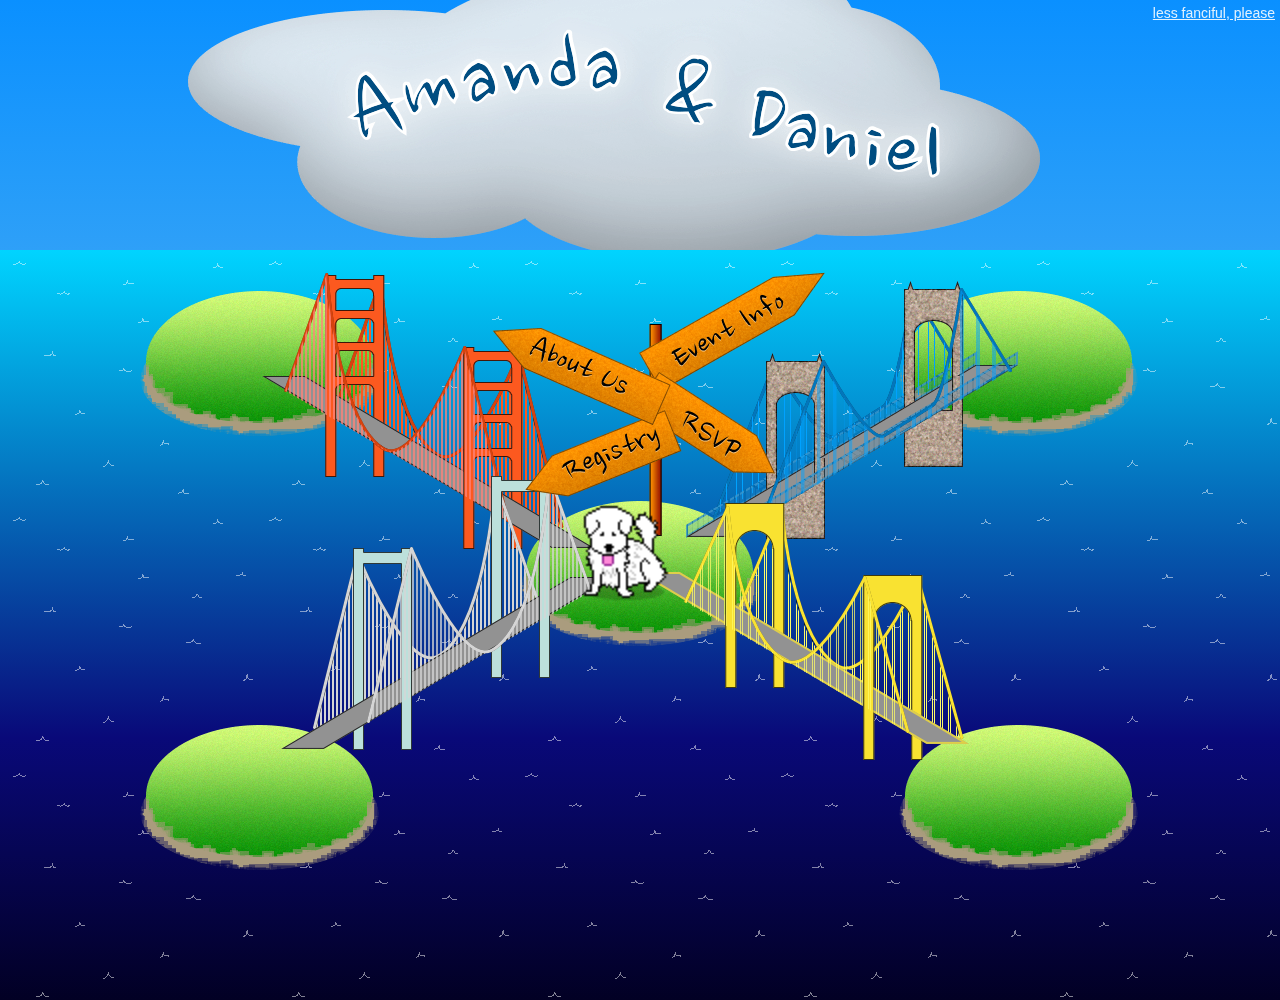
<file: index.html>
<!DOCTYPE html>
<html>
<head>
    <title>Amanda &amp; Daniel</title>
    <meta charset="utf-8">
    <meta name="description" content="Wedding information for Amanda Downey and Daniel Dickison, August 12, 2022.">
    <meta name="viewport" content="width=device-width">

    <link rel="icon" href="/img/forest-favicon.png">

    <link rel="preload" as="image" href="/img/forest-sit-1.png">
    <link rel="preload" as="image" href="/img/forest-sit-2.png">
    <link rel="preload" as="image" href="/img/forest-sit-3.png">
    <link rel="preload" as="image" href="/img/forest-sit-4.png">
    <link rel="preload" as="image" href="/img/forest-walk-1.png">
    <link rel="preload" as="image" href="/img/forest-walk-2.png">
    <link rel="preload" as="image" href="/img/forest-pee-1.png">

    <script async defer data-domain="ablondandabun.com" src="https://plausible.io/js/plausible.js"></script>

    <style type="text/css">
        body {
            min-height: 1000px;
            margin: 0;
            padding: 0;
        }

        #less-fanciful {
            position: fixed;
            top: 5px;
            right: 5px;
            z-index: 9;
            font: 14px sans-serif;
            color: white;
            opacity: 0.875;
        }

        #fancy {
            position: absolute;
            top: 0;
            left: 0;
            width: 100vw;
            height: max(100vh, 1000px);
            display: flex;
            flex-flow: column nowrap;
            align-items: center;
            justify-content: flex-start;
            background: linear-gradient(0deg, rgba(154,208,226,1) 0%, rgba(10,144,255,1) 100%);
        }

        #cloud-title {
            position: absolute;
            top: -100px;
            left: calc(50% - 500px);
            z-index: 1;
            animation-duration: 3s;
            animation-name: cloud-float-y;
            animation-iteration-count: infinite;
            animation-direction: alternate;
        }
        #cloud-title > img {
            animation-duration: 5s;
            animation-name: cloud-float-x;
            animation-iteration-count: infinite;
            animation-direction: alternate;
        }
        @keyframes cloud-float-y {
            from {
                transform: translateY(-10px);
            }
            to {
                transform: translateY(10px);
            }
        }
        @keyframes cloud-float-x {
            from {
                transform: translateX(-7px);
            }
            to {
                transform: translateX(5px);
            }
        }

        #sea {
            position: absolute;
            overflow: hidden;
            top: max(25%, 200px);
            bottom: 0;
            left: 0;
            right: 0;
            background: linear-gradient(0deg, rgba(2,0,36,1) 0%, rgba(9,9,121,1) 35%, rgba(0,212,255,1) 100%);
            z-index: 2;
        }
        #sea .waves1 {
            position: absolute;
            top: -20px;
            left: -20px;
            bottom: -20px;
            right: -20px;
            animation: 3.4s infinite alternate ease-in-out waves-x;
        }
        #sea .waves2 {
            background: repeat url(/img/waves.png);
            position: absolute;
            top: 0;
            left: 0;
            bottom: 0;
            right: 0;
            animation: 5s infinite alternate ease-in-out waves-y;
        }
        @keyframes waves-y {
            from {
                transform: none;
                animation-timing-function: ease-in-out;
            }
            to {
                transform: translateY(20px);
                animation-timing-function: ease-in-out;
            }
        }
        @keyframes waves-x {
            from {
                transform: none;
            }
            to {
                transform: translateX(50px);
            }
        }
        #scene {
            top: calc(25% + 20px);
            width: 1000px;
            height: 600px;
            /*outline: 3px dashed red;*/
            position: relative;
            flex-shrink: 0;
            z-index: 3;
        }
        #scene > * {
            position: absolute;
        }
        #scene .character {
            z-index: 4;
            background-size: cover;
            width: 128px;
            height: 128px;
            transition:
                top 300ms linear,
                left 300ms linear,
                transform 200ms ease-in-out,
                background-image 100ms;
        }
        #scene .character.teleporting {
            transition:
                top 700ms ease-out,
                left 700ms ease-out,
                transform 700ms ease-out,
                background-image 700ms ease-out;
            animation: 700ms spin ease-out;
        }
        @keyframes spin {
            from { transform: rotate(259deg); }
            to { transform: none; }
        }
        #island {
            left: calc(50% - 120px);
            top: 230px;
        }
        #island-sf {
            left: 0;
            top: 20px;
        }
        #island-cinci {
            right: 0;
            top: 20px;
        }
        #island-pgh {
            right: 0;
            bottom: 0;
        }
        #island-tokyo {
            left: 0;
            bottom: 0;
        }
        #signpost {
            left: calc(50% - 150px);
            top: 0;
        }
        #bridge-sf {
            top: 0;
            left: 120px;
        }
        #bridge-cinci {
            top: 10px;
            right: 120px;
        }
        #bridge-tokyo {
            bottom: 120px;
            left: 140px;
        }
        #bridge-pgh {
            bottom: 110px;
            right: 170px;
        }

        .popup {
            position: fixed;
            z-index: 10;
            top: 0;
            left: 0;
            bottom: 0;
            right: 0;
            background: rgba(255, 255, 255, 0.5);
            backdrop-filter: sepia(50%) blur(5px);
            -webkit-backdrop-filter: sepia(50%) blur(5px);
            transition: 500ms;
        }
        .popup.animate-in,
        .popup.animate-out {
            opacity: 0;
        }
        .popup > .container {
            position: absolute;
            width: 90%;
            height: 95%;
            top: 2.5%;
            left: 5%;
            border: solid 31x rgba(0, 0, 0, 0.5);
            /*border-radius: 10px;*/
            box-shadow: rgba(0,0,0,0.5) 0 10px 30px;

            transition: 500ms ease-out;
        }
        .popup.animate-in > .container {
            transform: scale(0.25);
        }
        .popup.animate-out > .container {
            transform: scale(0.25);
            transition-timing-function: ease-in;
        }
        .popup iframe {
            position: absolute;
            width: 100%;
            height: 100%;
            border: 0;
        }
        .popup .close {
            position: absolute;
            top: -10px;
            right: -10px;
            height: 20px;
            padding: 0 5px;
            margin: 0;
            border: solid 2px #103060;
            border-radius: 10px;
            background: white;
            color: #103060;
            box-shadow: rgba(0,0,0,0.5) 0 2px 5px;
            cursor: pointer;
            font-family: sans-serif;
            font-weight: bold;
            vertical-align: middle;
            text-align: center;
        }
        .popup .close::before {
            content: 'close';
        }


        @media screen and (max-width: 600px) {
            #cloud-title {
                top:  -10px;
                left: calc(50% - 250px);
            }
            #cloud-title > img {
                width:  500px;
            }
            #fancy {
                overflow: hidden;
            }
            #scene {
                overflow: hidden;
                transition: transform 3s;
            }
            #scene.zoom-out {
                transform: scale(0.4) translateY(-200px);
            }
            .popup > .container {
                width: 95%;
                left: 2.5%;
            }
        }
    </style>
</head>
<body>

    <div id="fancy">
        <a id="less-fanciful" href="/simple.html">
            less fanciful, please
        </a>
        <div id="cloud-title"><img src="/img/cloud-title.png" alt="Amanda and Daniel"></div>
        <div id="sea">
            <div class="waves1"><div class="waves2"></div></div>
        </div>
        <div id="scene">
            <img id="island"        src="/img/island.png">
            <img id="island-sf"     class="js-go-to-about" src="/img/island.png">
            <img id="island-cinci"  class="js-go-to-info" src="/img/island.png">
            <img id="island-pgh"    class="js-go-to-rsvp" src="/img/island.png">
            <img id="island-tokyo"  class="js-go-to-registry" src="/img/island.png">
            <img id="bridge-sf"     class="js-go-to-about" src="/img/bridge-sf.png">
            <img id="bridge-cinci"  class="js-go-to-info" src="/img/bridge-cinci.png">
            <img id="bridge-pgh"    class="js-go-to-rsvp" src="/img/bridge-pgh.png">
            <img id="bridge-tokyo"  class="js-go-to-registry" src="/img/bridge-tokyo.png">
            <img id="signpost"      src="/img/signpost.png" usemap="#signpost-map">

            <map name="signpost-map">
                <area class="js-go-to-info" alt="Event Info" title="Event Info" href="/info.html" coords="144,78 283,3 336,3 311,52 174,129 174,129 " shape="polygon">
                <area class="js-go-to-about" alt="About Us" title="About Us" href="/about.html" coords="3,60 55,53 187,113 164,160 28,104 " shape="polygon">
                <area class="js-go-to-rsvp" alt="RSVP" title="RSVP" href="/rsvp.html" coords="285,203 274,159 168,98 141,148 243,209 " shape="polygon">
                <area class="js-go-to-registry" alt="Registry" title="Registry" href="/registry.html" coords="35,220 60,177 176,136 195,186 79,237 " shape="polygon">
            </map>
        </div>
    </div>

    <script>
        const id = (id) => document.getElementById(id);
        const cl = (cl) => document.body.querySelectorAll(cl);

        const scene = id('scene');
        const sea = id('sea');

        const randomizeWaves = () => {
            let x = parseInt(sea.style.backgroundPositionX) || 0;
            let y = parseInt(sea.style.backgroundPositionY) || 0;
            x = (x + randomInt(50, 200)) % 256;
            y = (y + randomInt(50, 200)) % 256;
            sea.style.backgroundPositionX = `${x}px, 0`;
            sea.style.backgroundPositionY = `${y}px, 0`;
        };
        //setInterval(randomizeWaves, 2000);

        class Character {
            constructor(imgBase, homeX, homeY) {
                this.imgBase = imgBase;
                this.homeX = homeX;
                this.homeY = homeY;

                this.node = document.createElement('div');
                this.node.classList.add('character');
                this.moveTo(homeX, homeY);
                scene.appendChild(this.node);
                this.sit();
            }

            get x() {
                return parseInt(this.node.style.left) + 32;
            }
            get y() {
                return parseInt(this.node.style.top) + 32;
            }
            get sitting() {
                return this.state === 'sitting';
            }
            get walking() {
                return this.state === 'walking';
            }
            get teleporting() {
                return this.state === 'teleporting';
            }

            moveTo(x, y) {
                this.node.style.left = (x - 32) + 'px';
                this.node.style.top = (y - 32) + 'px';
            }

            moveBy(dx, dy) {
                this.moveTo(this.x + dx, this.y + dy);
            }

            setImg(pose, variant) {
                this.node.style.backgroundImage = `url(/img/${this.imgBase}-${pose}-${variant}.png)`;
            }

            stopAnimations() {
                if (this.sitRandomizeTimeout) {
                    clearTimeout(this.sitRandomizeTimeout);
                }
                if (this.walkInterval) {
                    clearInterval(this.walkInterval);
                }
            }

            sit() {
                this.stopAnimations();
                this.node.style.transform = 'none';
                this.state = 'sitting';
                const tick = () => {
                    this.setImg('sit', randomInt(1, 5));
                    this.sitRandomizeTimeout = setTimeout(tick, randomInt(500, 1500));
                };
                tick();
            }

            walkTo(x, y) {
                this.stopAnimations();
                this.state = 'walking';

                let dir;
                if (x < this.x) {
                    this.node.style.transform = 'scale(0.5)';
                    dir = 'left';
                } else {
                    this.node.style.transform = 'scale(-0.5, 0.5)';
                    dir = 'right';
                }
                const xStep = dir === 'left' ? -30 : 30;
                const steps = Math.floor(Math.abs((x - this.x) / xStep));
                const yStep = (y - this.y) / steps;
                let step = 0;
                return new Promise(resolve => {
                    const tick = () => {
                        if (dir === 'left' && this.x <= x ||
                            dir === 'right' && this.x >= x) {
                            this.sit();
                            resolve();
                        } else if (Math.random() < 0.05) {
                            this.setImg('pee', 1);
                            clearInterval(this.walkInterval);
                            setTimeout(() => {
                                this.walkInterval = setInterval(tick, 300);
                            }, randomInt(500, 1000));
                        } else {
                            this.setImg('walk', step % 2 + 1);
                            this.moveBy(xStep, yStep);
                        }
                        step++;
                    };
                    this.walkInterval = setInterval(tick, 300);
                });
            }

            teleportTo(x, y) {
                this.state = 'teleporting';
                this.stopAnimations();
                this.node.classList.add('teleporting');
                if (x === undefined) this.moveTo(this.homeX, this.homeY);
                else this.moveTo(x, y);
                return new Promise(resolve => {
                    const onEnd = () => {
                        this.node.classList.remove('teleporting');
                        this.node.removeEventListener('animationend', onEnd);
                        this.sit();
                        resolve();
                    };
                    this.node.addEventListener('animationend', onEnd);
                });
            }
        }

        class Popup {
            constructor(page, onClose) {
                this.onClose = onClose;
                const closeHandler = this.close.bind(this);

                this.node = document.createElement('div');
                this.node.classList.add('popup');
                this.node.classList.add('animate-in');
                requestAnimationFrame(() => this.node.classList.remove('animate-in'));
                this.node.addEventListener('click', closeHandler, {once: true});
                document.body.appendChild(this.node);

                const container = document.createElement('div');
                container.classList.add('container');
                this.node.appendChild(container);

                const iframe = document.createElement('iframe');
                iframe.src = `/${page}.html`;
                container.appendChild(iframe);

                const closeButton = document.createElement('button');
                closeButton.classList.add('close');
                closeButton.addEventListener('click', closeHandler, {once: true});
                container.appendChild(closeButton);

                this.escapeHandler = event => {
                    if (event.key === 'Escape') {
                        this.close(event);
                    }
                };
                window.addEventListener('keypress', this.escapeHandler);

                window.addEventListener('popstate', closeHandler, {once: true});

                history.pushState(page, page, `#${page}`);
            }

            close(event) {
                event.preventDefault();
                event.stopPropagation();

                if (event.type !== 'popstate') {
                    history.back();
                }

                window.removeEventListener('keypress', this.escapeHandler);

                if (this.node.parentNode && !this.node.classList.contains('animate-out')) {
                    this.node.classList.add('animate-out');
                    this.node.addEventListener('transitionend', () => {
                        if (this.node.parentNode) {
                            document.body.removeChild(this.node)
                            this.onClose();
                        }
                    });
                }
            }
        }

        function randomInt(min, max) {
            min = Math.ceil(min);
            max = Math.floor(max);
            return Math.floor(Math.random() * (max - min)) + min; //The maximum is exclusive and the minimum is inclusive
        }

        // Characters
        const forest = new Character('forest', 460, 250);

        const AREAS = {
            info: {x: 880, y: 20},
            rsvp: {x: 832, y: 452},
            about: {x: 40, y: 20},
            registry: {x: 60, y: 470},
        };
        Object.keys(AREAS).forEach(area => {
            cl(`.js-go-to-${area}`).forEach(el => {
                el.addEventListener('click', makeGoTo(area));
            });
        });

        function makeGoTo(area) {
            return async event => {
                event.preventDefault();
                await goTo(area);
            }
        }

        async function goTo(area, forceTeleport) {
            scene.classList.add('zoom-out');
            const endXY = AREAS[area];
            if (forest.walking || forceTeleport) {
                await forest.teleportTo(endXY.x, endXY.y);
            } else if (forest.sitting) {
                await forest.walkTo(endXY.x, endXY.y);
            } else {
                return;
            }
            new Popup(area, () => {
                scene.classList.remove('zoom-out');
                forest.teleportTo()
            });
        }

        window.addEventListener('DOMContentLoaded', event => {
            const goToHash = hash => {
                const area = hash.substr(1);
                if (AREAS[area]) {
                    // Drop the hash so subsequent back button goes back to plain index.
                    history.replaceState(null, '', location.pathname);
                    setTimeout(() => goTo(area, true), 1);
                } else {
                    forest.teleportTo();
                }
            };
            window.addEventListener('hashchange', event => {
                event.preventDefault();
                goToHash(location.hash);
            });
            if (location.hash) {
                goToHash(location.hash);
            }
        });

    </script>
</body>
</html>
</file>
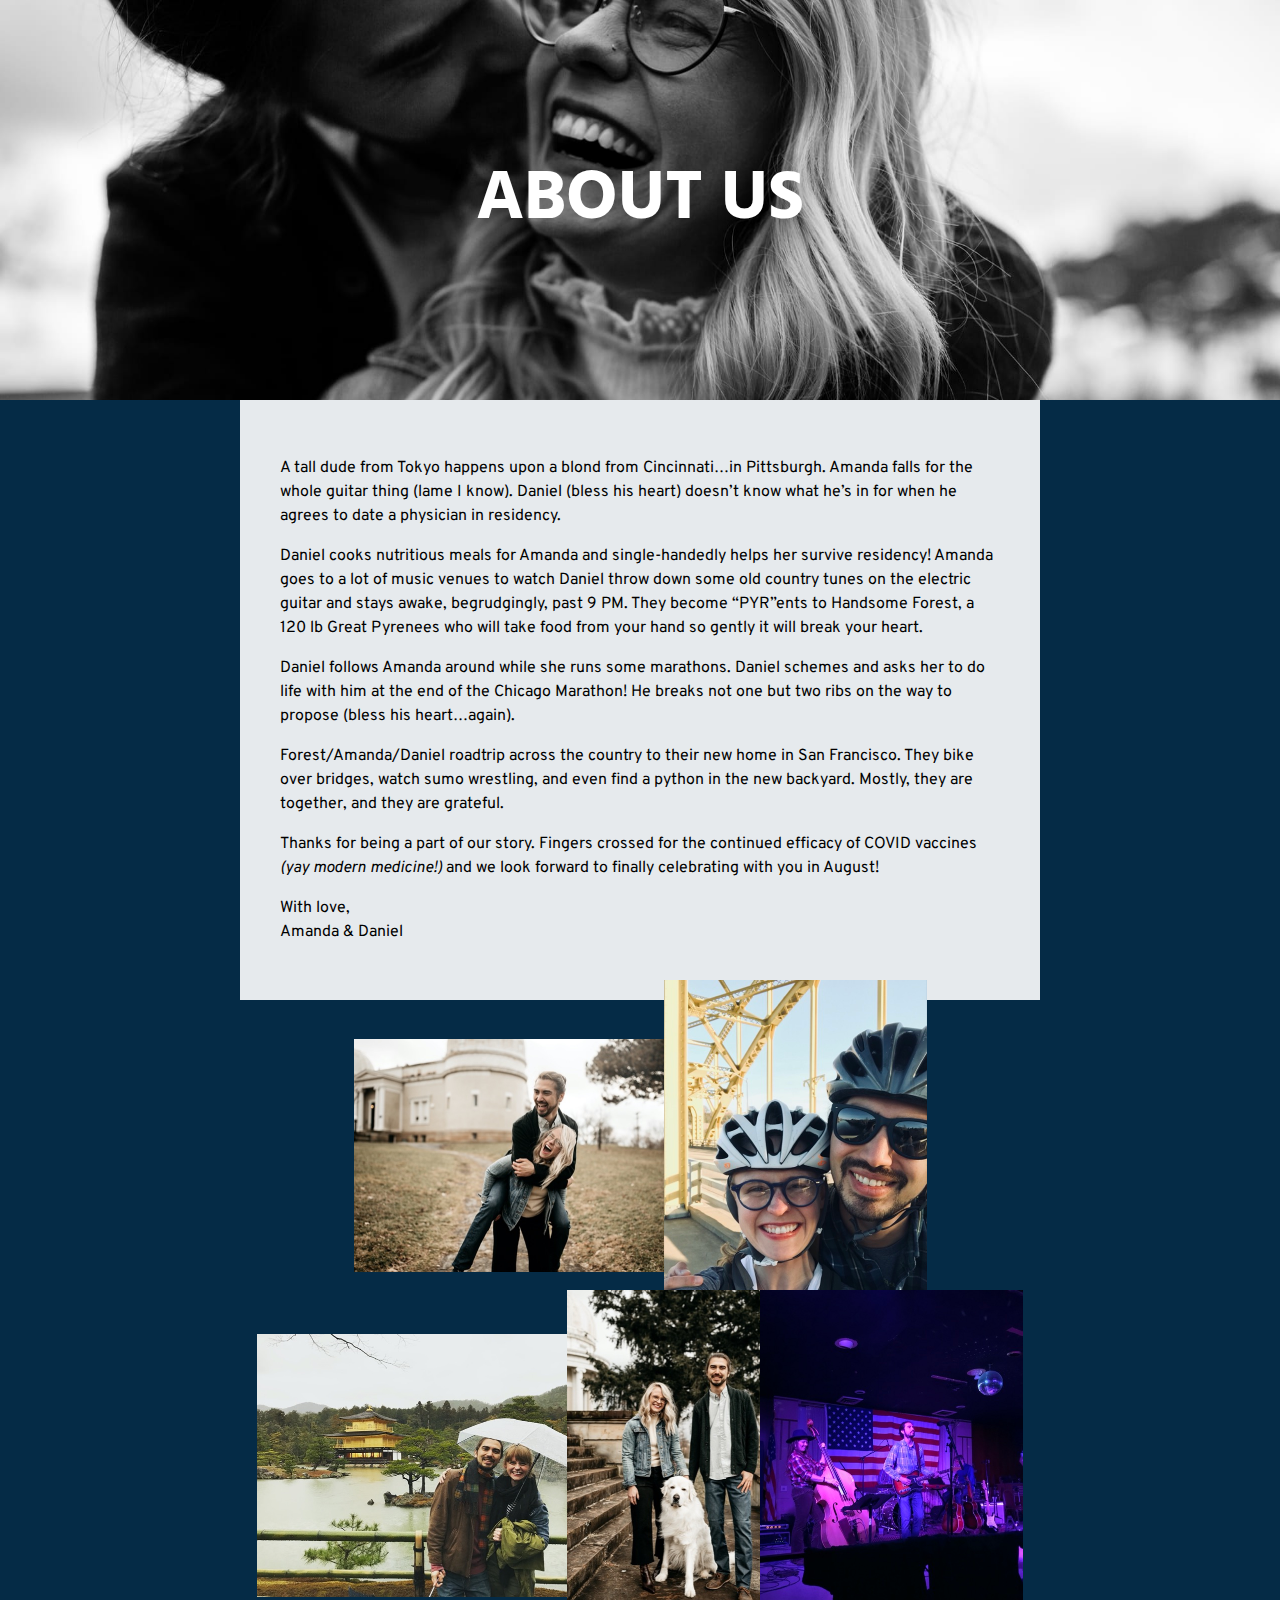
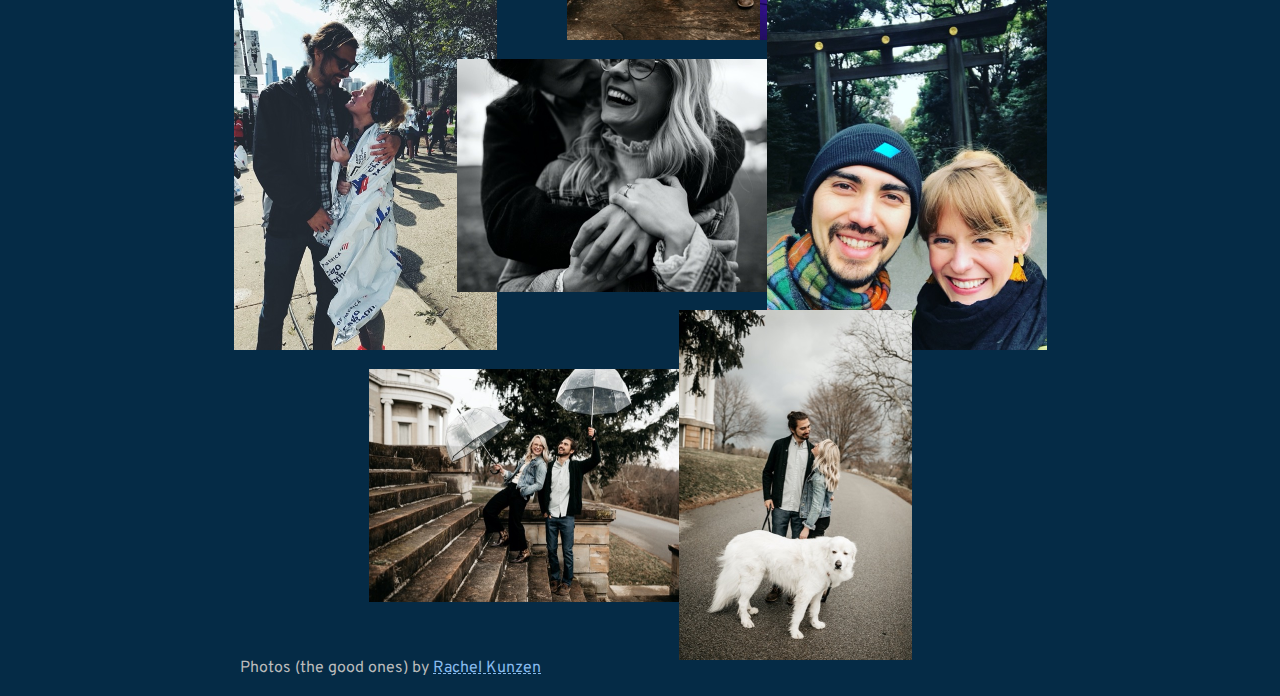
<file: about.html>
<!DOCTYPE html>
<html>
<head>
    <meta charset="utf-8">
    <meta name="viewport" content="width=device-width">
    <title>Amanda &amp; Daniel — About Us</title>
    <link rel="stylesheet" type="text/css" href="style.css">
    <script async defer data-domain="ablondandabun.com" src="https://plausible.io/js/plausible.js"></script>
</head>
<body>
    <h1>About Us</h1>
    <main>
        <section>
            <p>
            A tall dude from Tokyo happens upon a blond from Cincinnati…in Pittsburgh. Amanda falls for the whole guitar thing (lame I know). Daniel (bless his heart) doesn’t know what he’s in for when he agrees to date a physician in residency.
            <p>
            Daniel cooks nutritious meals for Amanda and single-handedly helps her survive residency! Amanda goes to a lot of music venues to watch Daniel throw down some old country tunes on the electric guitar and stays awake, begrudgingly, past 9 PM. They become “PYR”ents to Handsome Forest, a 120 lb Great Pyrenees who will take food from your hand so gently it will break your heart.
            <p>
            Daniel follows Amanda around while she runs some marathons. Daniel schemes and asks her to do life with him at the end of the Chicago Marathon! He breaks not one but two ribs on the way to propose (bless his heart…again).
            <p>
            Forest/Amanda/Daniel roadtrip across the country to their new home in San Francisco. They bike over bridges, watch sumo wrestling, and even find a python in the new backyard. Mostly, they are together, and they are grateful.
            <p>
            Thanks for being a part of our story. Fingers crossed for the continued efficacy of COVID vaccines <em>(yay modern medicine!)</em> and we look forward to finally celebrating with you in August!
            <p>
            With love,
            <br>
            Amanda & Daniel
        </section>

        <section class="gallery">
            <div class="gallery">
                <a href="/photos/photo-01.jpg" target="photo"><img src="/photos/thumb-01.jpg"></a>
                <a href="/photos/photo-02.jpg" target="photo"><img src="/photos/thumb-02.jpg"></a>
                <a href="/photos/photo-04.jpg" target="photo"><img src="/photos/thumb-04.jpg"></a>
                <a href="/photos/photo-03.jpg" target="photo"><img src="/photos/thumb-03.jpg"></a>
                <a href="/photos/photo-05.jpg" target="photo"><img src="/photos/thumb-05.jpg"></a>
                <a href="/photos/photo-06.jpg" target="photo"><img src="/photos/thumb-06.jpg"></a>
                <a href="/photos/photo-07.jpg" target="photo"><img src="/photos/thumb-07.jpg"></a>
                <a href="/photos/photo-08.jpg" target="photo"><img src="/photos/thumb-08.jpg"></a>
                <a href="/photos/photo-09.jpg" target="photo"><img src="/photos/thumb-09.jpg"></a>
                <a href="/photos/photo-10.jpg" target="photo"><img src="/photos/thumb-10.jpg"></a>
            </div>
            <p>Photos (the good ones) by <a href="https://www.rachelkunzenphotography.com/blog/2020/3/19/daniel-amanda-allegheny-observatory-in-riverview-park-engagement-photos" target="_blank">Rachel Kunzen</a></p>
        </section>

        <script>
            // Resize thumbs to 50% of natural size for retina display.
            const resizeThumb = img => {
                img.width = Math.round(img.naturalWidth / 2);
                img.height = Math.round(img.naturalHeight / 2);
            };
            document.querySelectorAll('.gallery img').forEach(img => {
                if (img.naturalWidth > 0) resizeThumb(img);
                else img.addEventListener('load', () => resizeThumb(img));
            })
        </script>
    </main>
</body>
</html>
</file>
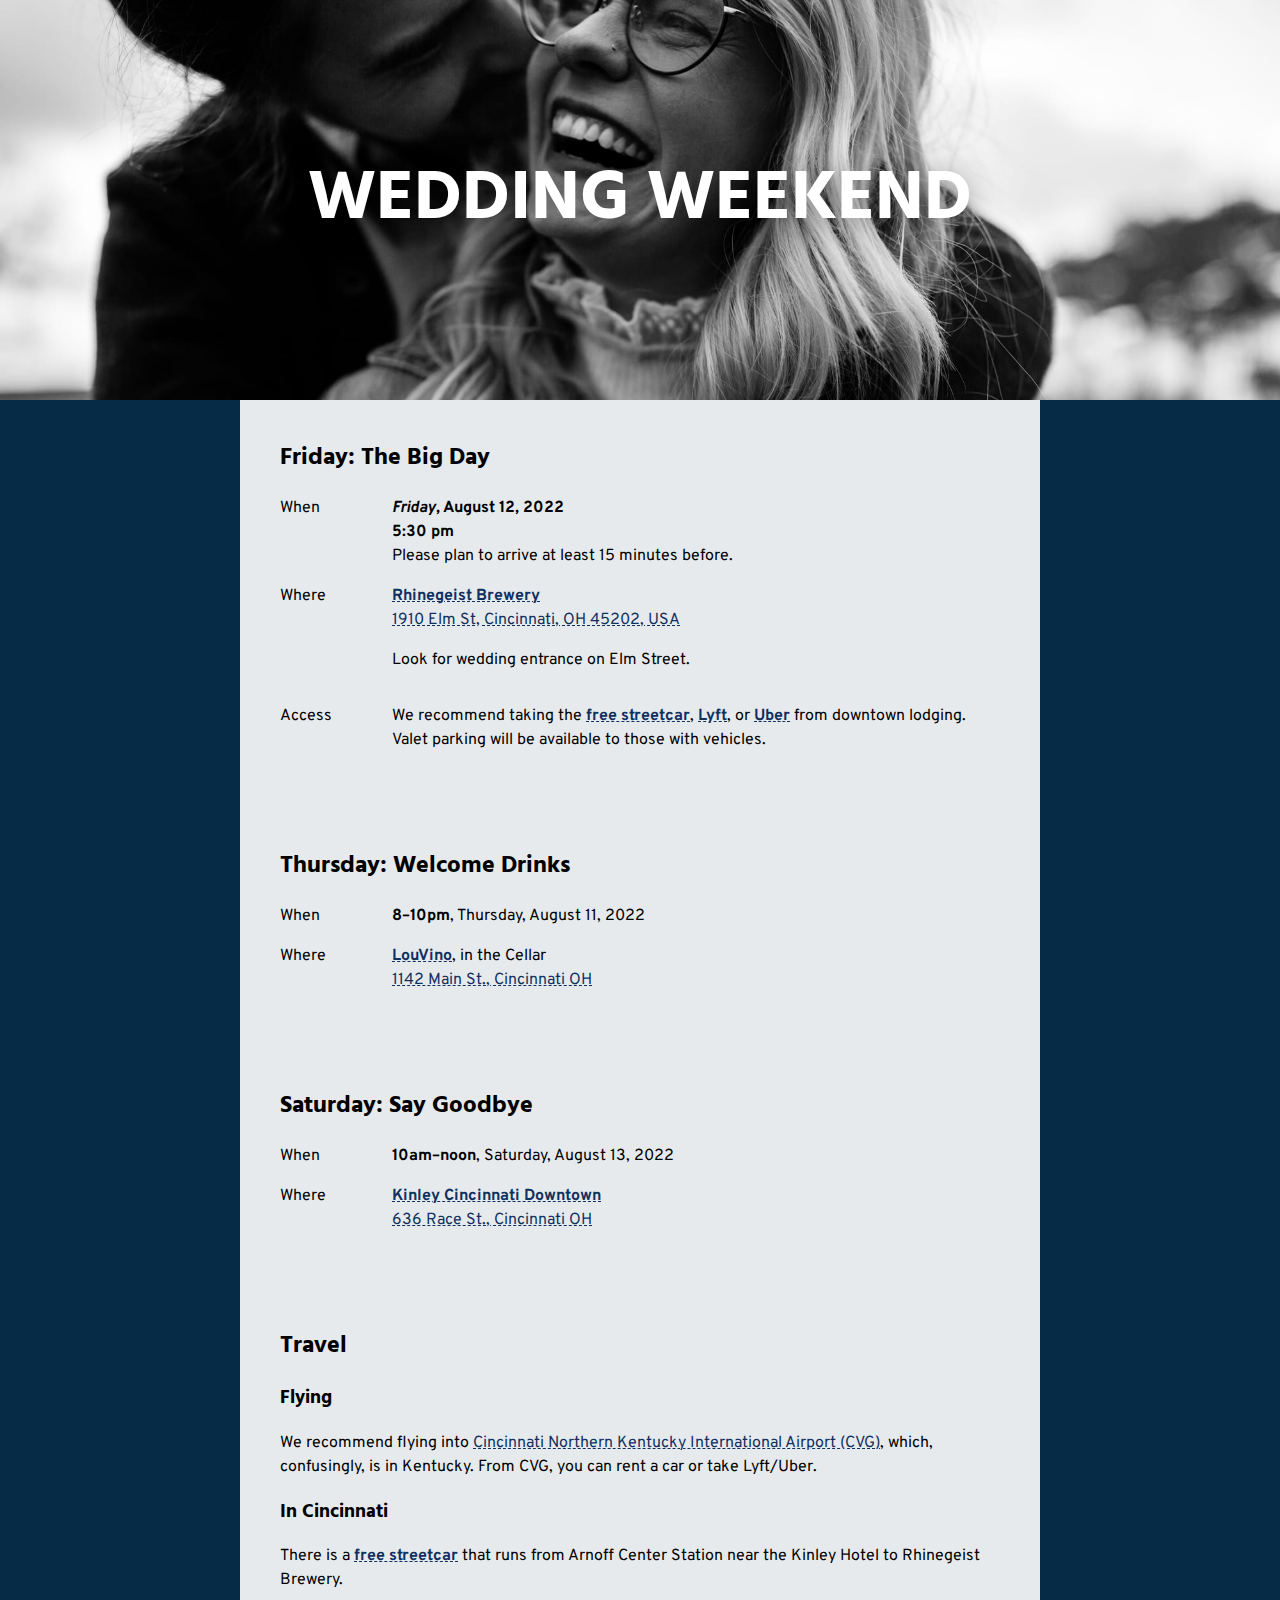
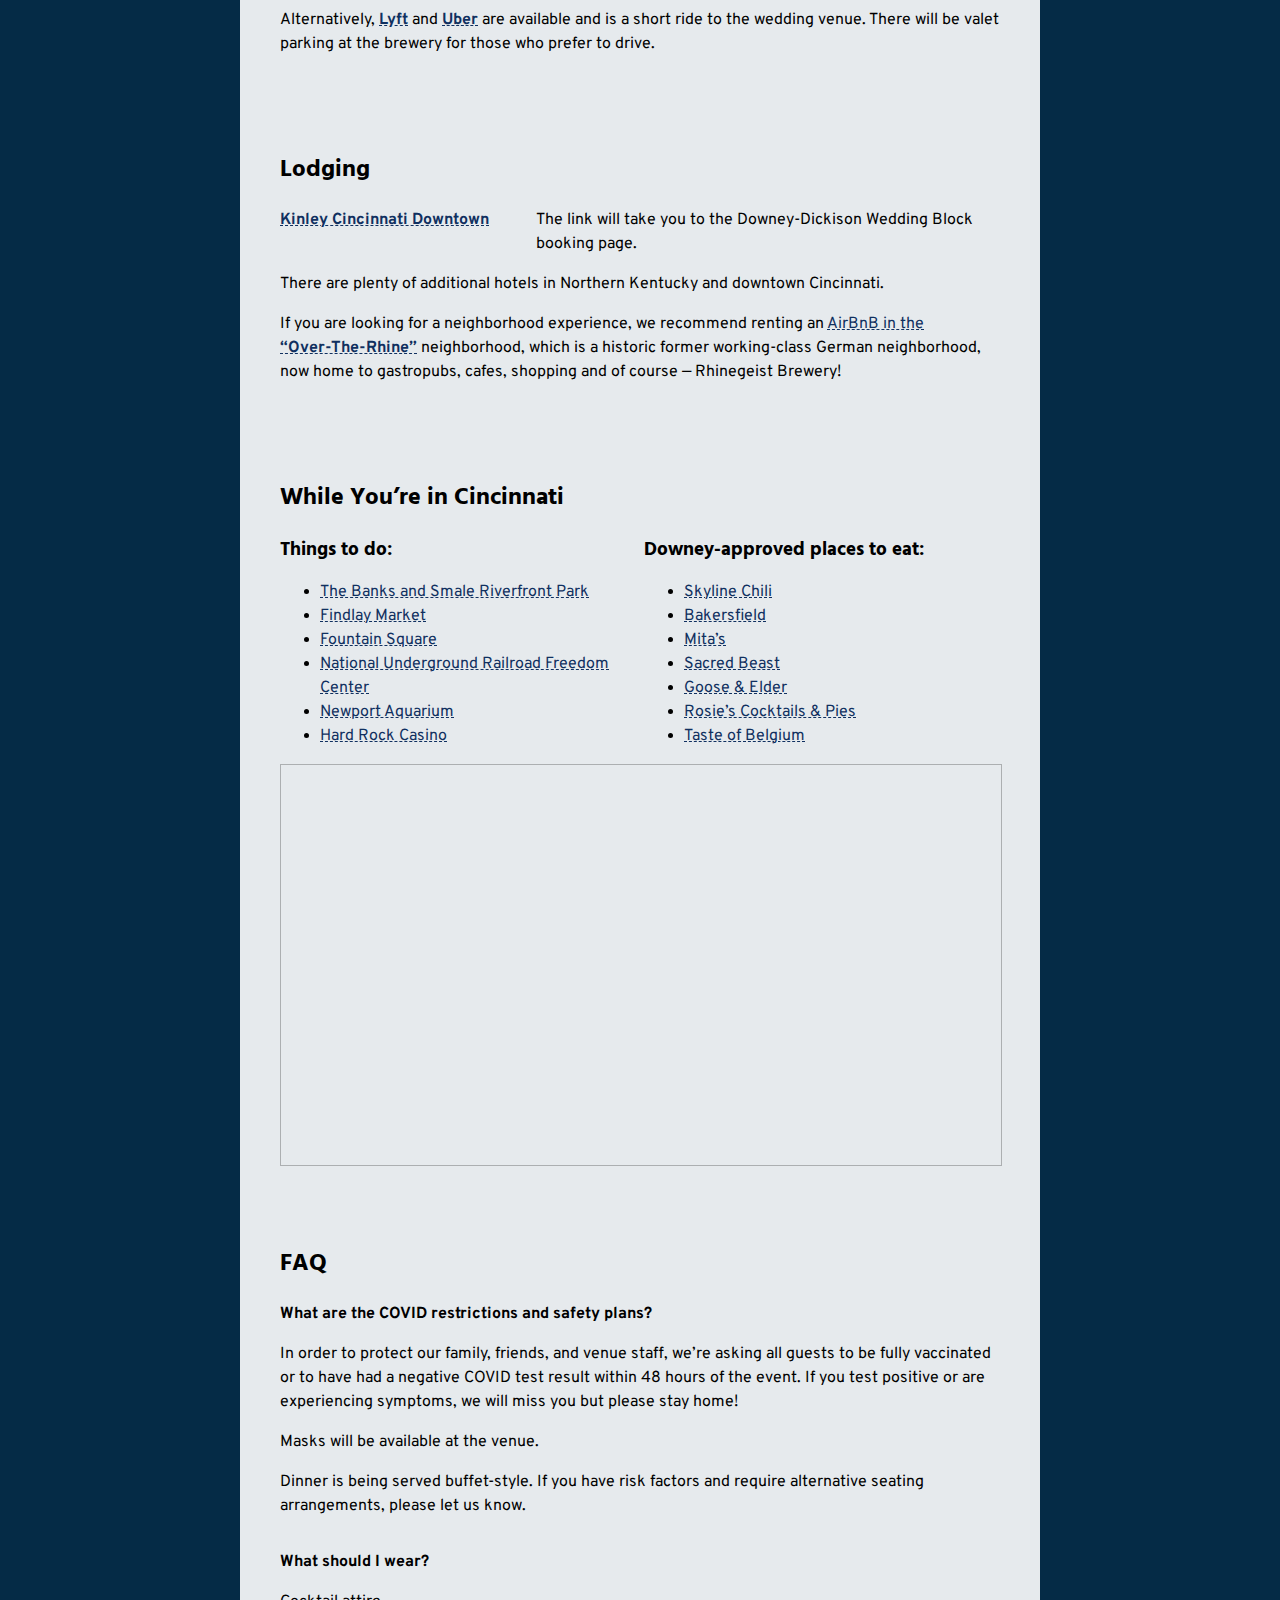
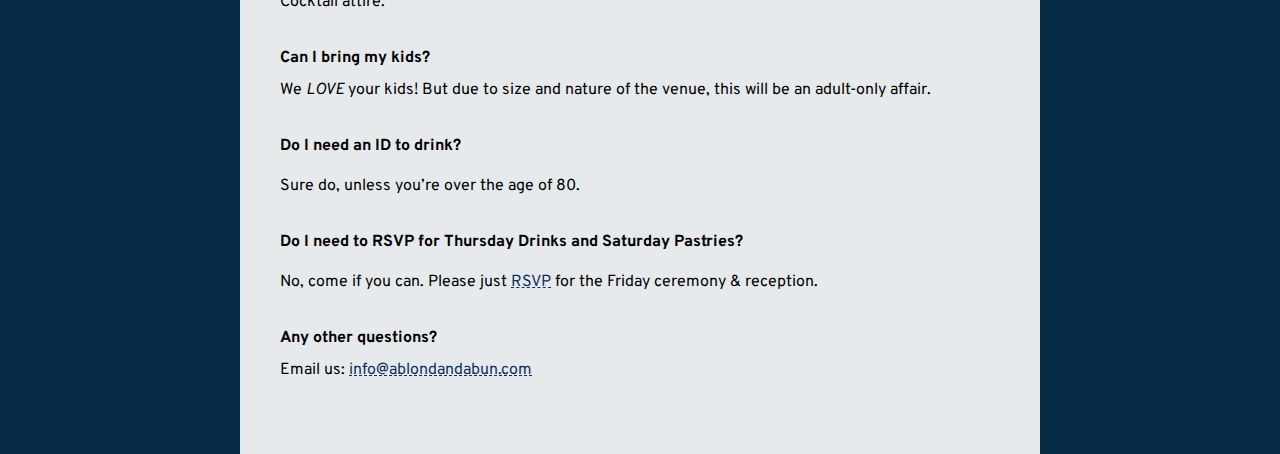
<file: info.html>
<!DOCTYPE html>
<html>
<head>
    <meta charset="utf-8">
    <meta name="viewport" content="width=device-width">
    <title>Amanda &amp; Daniel — Event Information</title>
    <link rel="stylesheet" type="text/css" href="style.css">
    <script src="https://cdn.apple-mapkit.com/mk/5.x.x/mapkit.js"></script>
    <script async defer data-domain="ablondandabun.com" src="https://plausible.io/js/plausible.js"></script>
</head>
<body>
    <h1>Wedding Weekend</h1>
    <main>
        <section id="friday">
            <h2>Friday: The Big Day</h2>
            <dl>
                <dt>When</dt>
                <dd>
                    <strong><em>Friday</em>, August 12, 2022</strong>
                    <br>
                    <strong>5:30 pm</strong>
                    <br>
                    Please plan to arrive at least 15 minutes before.
                </dd>
                <dt>Where</dt>
                <dd>
                    <a href="https://rhinegeist.com" target="_blank">
                        <strong>Rhinegeist Brewery</strong>
                    </a>
                    <br>
                    <a href="https://maps.apple.com/?address=1910%20Elm%20St,%20Cincinnati,%20OH%20%2045202,%20United%20States&auid=6204095633216536386&ll=39.116853,-84.520045&lsp=9902&q=Rhinegeist%20Brewery&_ext=ChkKBQgEEOIBCgQIBRADCgQIBhBoCgQIChAAEiYpQQx03mGOQ0Axtk0HQ6chVcA5v+GZOoiPQ0BB7iwakOkgVcBQBA%3D%3D" target="_blank">1910 Elm St, Cincinnati, OH 45202, USA</a>
                    <p>Look for wedding entrance on Elm Street.</p>
                </dd>
                <dt>Access</dt>
                <dd>
                    We recommend taking the <a href="https://www.cincinnati-oh.gov/streetcar/" target="_blank"><strong>free streetcar</strong></a>, <a href="https://www.lyft.com" target="_blank"><strong>Lyft</strong></a>, or <a href="https://www.uber.com" target="_blank"><strong>Uber</strong></a> from downtown lodging. Valet parking will be available to those with vehicles.
                </dd>
            </dl>
        </section>

        <section id="thursday">
            <h2>Thursday: Welcome Drinks</h2>
            <dl>
                <dt>When</dt>
                <dd>
                    <strong>8–10pm</strong>, Thursday, August 11, 2022
                </dd>
                <dt>Where</dt>
                <dd>
                    <a href="https://louvino.com/" target="_blank"><strong>LouVino</strong></a>, in the Cellar
                    <br>
                    <a href="https://maps.apple.com/?address=1142%20Main%20St,%20Cincinnati,%20OH%2045202,%20United%20States&auid=1129965952052892835&ll=39.108993,-84.511304&lsp=9902&q=LOUVINO&_ext=ChkKBQgEEOIBCgQIBRADCgQIBhARCgQIChAAEiYpdyVuq2CNQ0AxaUuk2hkhVcA59fqTB4eOQ0BBN84fLVwgVcBQBA%3D%3D" target="_blank">1142 Main St., Cincinnati OH</a>
                </dd>
            </dl>
        </section>

        <section id="saturday">
            <h2>Saturday: Say Goodbye</h2>
            <dl>
                <dt>When</dt>
                <dd>
                    <strong>10am–noon</strong>, Saturday, August 13, 2022
                </dd>
                <dt>Where</dt>
                <dd>
                    <a href="https://www.marriott.com/event-reservations/reservation-link.mi?id=1613572433693&key=GRP&app=resvlink" target="_blank"><strong>Kinley Cincinnati Downtown</strong></a>
                    <br>
                    <a href="https://maps.apple.com/?address=636%20Race%20St,%20Cincinnati,%20OH%20%2045202,%20United%20States&auid=5076714277114001385&ll=39.103337,-84.515036&lsp=9902&q=Kinley%20Cincinnati%20Downtown,%20a%20Tribute%20Portfolio%20Hotel&_ext=ChkKBQgEEOIBCgQIBRADCgQIBhALCgQIChAAEiYpuuh1xqOMQ0AxUPDyWVUhVcA5OL6bIsqNQ0BBxgVnsJcgVcBQBA%3D%3D">636 Race St., Cincinnati OH</a>
                </dd>
            </dl>
        </section>

        <section id="travel">
            <h2>Travel</h2>

            <h3>Flying</h3>
            <p>
                We recommend flying into <a href="https://www.cvgairport.com/" target="_blank">Cincinnati Northern Kentucky International Airport (CVG)</a>, which, confusingly, is in Kentucky. From CVG, you can rent a car or take Lyft/Uber.
            </p>

            <h3>In Cincinnati</h3>
            <p>
                There is a <a href="https://www.cincinnati-oh.gov/streetcar/" target="_blank"><strong>free streetcar</strong></a> that runs from Arnoff Center Station near the Kinley Hotel to Rhinegeist Brewery.
            </p>
            <p>
                Alternatively, <a href="https://www.lyft.com" target="_blank"><strong>Lyft</strong></a> and <a href="https://www.uber.com" target="_blank"><strong>Uber</strong></a> are available and is a short ride to the wedding venue. There will be valet parking at the brewery for those who prefer to drive.
            </p>
        </section>

        <section>
            <h2>Lodging</h2>
            <dl class="wide">
                <dt><a href="https://www.marriott.com/event-reservations/reservation-link.mi?id=1646948707745&key=GRP&app=resvlink" target="_blank"><strong>Kinley Cincinnati Downtown</strong></a></dt>
                <dd>The link will take you to the Downey-Dickison Wedding Block booking page.</dd>
            </dl>
            <p>There are plenty of additional hotels in Northern Kentucky and downtown Cincinnati.</p>

            <p>If you are looking for a neighborhood experience, we recommend renting an <a href="https://www.airbnb.com/s/Over~The~Rhine--Cincinnati--OH--United-States/homes?query=Over-The-Rhine%2C%20Cincinnati%2C%20OH%2C%20United%20States&amp;checkin=2022-08-11&amp;checkout=2022-08-13" target="_blank">AirBnB in the <strong style="white-space: nowrap;">“Over-The-Rhine”</strong></a> neighborhood, which is a historic former working-class German neighborhood, now home to gastropubs, cafes, shopping and of course — Rhinegeist Brewery!</p>
        </section>

        <section id="things-to-do">
            <h2>While You’re in Cincinnati</h2>

            <div class="two-columns">
                <h3 class="left tight">Things to do:</h3>
                <ul class="left">
                    <li><a href="https://mysmaleriverfrontpark.org" target="_blank">The Banks and Smale Riverfront Park</li>
                    <li><a href="https://findlaymarket.org" target="_blank">Findlay Market</a></li>
                    <li><a href="https://myfountainsquare.com" target="_blank">Fountain Square</a></li>
                    <li><a href="https://freedomcenter.org" target="_blank">National Underground Railroad Freedom Center</a></li>
                    <li><a href="https://newportaquarium.com" target="_blank">Newport Aquarium</a>
                    <li><a href="https://hardrockcasinocincinnati.com" target="_blank">Hard Rock Casino</a></li></li>
                </ul>

                <h3 class="right tight">Downey-approved places to eat:</h3>
                <ul class="right">
                    <li><a href="https://locations.skylinechili.com/skyline-chili-4828bd593334" target="_blank">Skyline Chili</a></li>
                    <li><a href="https://www.bakersfieldtacos.com" target="_blank">Bakersfield</a></li>
                    <li><a href="https://mitas.co" target="_blank">Mita’s</a></li>
                    <li><a href="https://sacredbeastdiner.com" target="_blank">Sacred Beast</a></li>
                    <li><a href="https://gooseandelder.com" target="_blank">Goose &amp; Elder</a></li>
                    <li><a href="https://rosiescocktailsandpies.com" target="_blank">Rosie’s Cocktails &amp; Pies</a></li>
                    <li><a href="https://authenticwaffle.com" target="_blank">Taste of Belgium</a></li>
                </ul>
            </div>

            <div id="map"></div>
        </section>

        <section>
            <h2>FAQ</h2>
            <dl class="faq">
                <dt>What are the COVID restrictions and safety plans?</dt>
                <dd>
                    <p>In order to protect our family, friends, and venue staff, we’re asking all guests to be fully vaccinated or to have had a negative COVID test result within 48 hours of the event. If you test positive or are experiencing symptoms, we will miss you but please stay home!</p>
                    <p>Masks will be available at the venue.</p>
                    <p>Dinner is being served buffet-style. If you have risk factors and require alternative seating arrangements, please let us know.</p>
                </dd>

                <dt>What should I wear?</dt>
                <dd>
                    <p>Cocktail attire.</p>
                </dd>

                <dt>Can I bring my kids?</dt>
                <dd>
                    We <em>LOVE</em> your kids! But due to size and nature of the venue, this will be an adult-only affair.
                </dd>

                <dt>Do I need an ID to drink?</dt>
                <dd>
                    <p>Sure do, unless you’re over the age of 80.</p>
                </dd>

                <dt>Do I need to RSVP for Thursday Drinks and Saturday Pastries?</dt>
                <dd>
                    <p>No, come if you can. Please just <a target="_blank" href="/#rsvp">RSVP</a> for the Friday ceremony &amp; reception.</p>
                </dd>

                <dt>Any other questions?</dt>
                <dd>Email us: <a href="mailto:info@ablondandabun.com">info@ablondandabun.com</a></dd>
            </dl>
        </section>
    </main>

    <script type="text/javascript">
        const tokenID = "eyJhbGciOiJFUzI1NiIsInR5cCI6IkpXVCIsImtpZCI6IlEzWTY3VjY0UzMifQ.eyJpc3MiOiJNOEtUWDRTNlBBIiwiaWF0IjoxNjUxMzUzNzc2LCJleHAiOjE2ODI4MTI4MDAsIm9yaWdpbiI6Imh0dHBzOi8vYWJsb25kYW5kYWJ1bi5jb20ifQ.kKEOgHMhwwDtK61JawIZskVNZ_hi8z7PlkfZUgF0T5G64cJDJvOTibuQnPM0Wa3uartR9QdQe3DRTUIqZcZOug";
        mapkit.init({
            authorizationCallback: function(done) {
                done(tokenID);
            }
        });
        const map = new mapkit.Map("map");
        const makeLink = (title, url, external) => {
            const a = document.createElement('a');
            a.href = url;
            a.innerText = title;
            if (external) {
                a.target = '_blank';
            }
            return a;
        };
        const eventColor = '#f88c60';
        const thingsColor = '#e090d0';
        const foodColor = '#f0e030';
        const calloutDelegate = {
            calloutContentForAnnotation: annotation => {
                const div = document.createElement('div');
                div.classList.add('map-callout');
                
                const title = document.createElement('h4');
                title.innerText = annotation.glyphText + ' '
                title.appendChild(makeLink(annotation.data.fullTitle, annotation.data.url, true));
                div.appendChild(title);

                if (annotation.data.event) {
                    div.appendChild(makeLink(annotation.data.event, annotation.data.anchor))
                    div.appendChild(document.createElement('br'));
                }
                div.appendChild(makeLink(annotation.data.address, annotation.data.mapURL));

                return div;
            }
        };
        const annotations = [
            // things to do
            new mapkit.MarkerAnnotation(new mapkit.Coordinate(39.095296, -84.509469), {
                color: thingsColor,
                title: "Smale Riverfront Park",
                titleVisibility: mapkit.FeatureVisibility.Hidden,
                glyphText: "🌳",
                callout: calloutDelegate,
                data: {
                    fullTitle: "Smale Riverfront Park",
                    url: "https://mysmaleriverfrontpark.org",
                    address: "73–75 Mehring Way E\nCincinnati, OH  45202",
                    mapURL: "https://maps.apple.com/?address=73%E2%80%9375%20Mehring%20Way%20E,%20Cincinnati,%20OH%20%2045202,%20United%20States&auid=9743993838076139498&ll=39.095296,-84.509469&lsp=9902&q=Smale%20Riverfront%20Park&_ext=CjgKBQgEEOIBCgQIBRADCgQIBhASCgQIChABCgQIKxABCgQIUhAHCgQIVRANCgQIWRABCgUIpAEQARIkKehgotemi0NAMWZcN0vuIFXAOWY2yDPNjENAQTwy/KYwIFXA",
                },
            }),
            new mapkit.MarkerAnnotation(new mapkit.Coordinate(39.115295, -84.519088), {
                color: thingsColor,
                title: "Findlay Market",
                titleVisibility: mapkit.FeatureVisibility.Hidden,
                glyphText: "🍖",
                callout: calloutDelegate,
                data: {
                    fullTitle: "Findlay Market",
                    url: "https://findlaymarket.org",
                    address: "1801 Race St\nCincinnati, OH  45202",
                    mapURL: "https://maps.apple.com/?address=1801%20Race%20St,%20Cincinnati,%20OH%20%2045202,%20United%20States&auid=4043789182837430172&ll=39.115295,-84.519088&lsp=9902&q=Findlay%20Market&_ext=CjIKBQgEEOIBCgQIBRADCgQIBhAOCgQIChAACgQIUhABCgQIVRANCgQIWRABCgUIpAEQARImKcpneQ8yjkNAMUyyQMGNIVXAOUg9n2tYj0NAQd78VA/QIFXAUAM%3D",
                },
            }),
            new mapkit.MarkerAnnotation(new mapkit.Coordinate(39.101627, -84.512625), {
                color: thingsColor,
                title: "Fountain Square",
                titleVisibility: mapkit.FeatureVisibility.Hidden,
                glyphText: "⛲️",
                callout: calloutDelegate,
                data: {
                    fullTitle: "Fountain Square",
                    url: "https://myfountainsquare.com",
                    address: "520 Vine St\nCincinnati, OH  45202",
                    mapURL: "https://maps.apple.com/?address=520%20Vine%20St,%20Cincinnati,%20OH%20%2045202,%20United%20States&auid=1457575218320891712&ll=39.101627,-84.512625&lsp=9902&q=Fountain%20Square&_ext=CjMKBQgEEOIBCgQIBRADCgUIBhCGAgoECAoQAAoECFIQBgoECFUQDQoECFkQBgoFCKQBEAESJCnVhQ5w94xDQDEV5Gcj1yBVwDlrn47HDI1DQEGD60CMxiBVwA%3D%3D",
                },
            }),
            new mapkit.MarkerAnnotation(new mapkit.Coordinate(39.097566, -84.511241), {
                color: thingsColor,
                title: "National Underground Railroad Freedom Center",
                titleVisibility: mapkit.FeatureVisibility.Hidden,
                glyphText: "🏛",
                callout: calloutDelegate,
                data: {
                    fullTitle: "National Underground Railroad Freedom Center",
                    url: "https://freedomcenter.org",
                    address: "50 E Freedom Way\nCincinnati, OH  45202",
                    mapURL: "https://maps.apple.com/?address=50%20E%20Freedom%20Way,%20Cincinnati,%20OH%20%2045202,%20United%20States&auid=2189949197661938880&ll=39.097566,-84.511241&lsp=9902&q=National%20Underground%20Railroad%20Freedom%20Center&_ext=CjIKBQgEEOIBCgQIBRADCgQIBhAQCgQIChAACgQIUhAMCgQIVRANCgQIWRACCgUIpAEQARIkKYmSNY9ojENAMRGMg0vHIFXAOQ+hpYaRjENAQdkj1AypIFXA",
                },
            }),
            new mapkit.MarkerAnnotation(new mapkit.Coordinate(39.094244, -84.498000), {
                color: thingsColor,
                title: "Newport Aquarium",
                titleVisibility: mapkit.FeatureVisibility.Hidden,
                glyphText: "🐠",
                callout: calloutDelegate,
                data: {
                    fullTitle: "Newport Aquarium",
                    url: "https://newportaquarium.com",
                    address: "1 Aquarium Way\nNewport, KY 41071",
                    mapURL: "https://maps.apple.com/?address=1%20Aquarium%20Way,%20Newport,%20KY%2041071,%20United%20States&auid=12473653648408905639&ll=39.094244,-84.498000&lsp=9902&q=Newport%20Aquarium&_ext=CjkKBQgEEOIBCgQIBRADCgUIBhCEAQoECAoQAAoECFIQDAoECFMQAwoECFUQDAoECFkQAQoFCKQBEAESJCl1hB0BiItDQDHPjcisNCBVwDnzWUNdroxDQEEhQjMJdx9VwA%3D%3D",
                },
            }),
            new mapkit.MarkerAnnotation(new mapkit.Coordinate(39.108102, -84.506836), {
                color: thingsColor,
                title: "Hard Rock Casino",
                titleVisibility: mapkit.FeatureVisibility.Hidden,
                glyphText: "🎰",
                callout: calloutDelegate,
                data: {
                    fullTitle: "Hard Rock Casino",
                    url: "https://hardrockcasinocincinnati.com",
                    address: "1000 Broadway St\nCincinnati, OH 45202",
                    mapURL: "https://maps.apple.com/?address=1000%20Broadway%20St,%20Cincinnati,%20OH%2045202,%20United%20States&auid=7841086944927485007&ll=39.108102,-84.506836&lsp=9902&q=Hard%20Rock%20Casino&_ext=CjIKBQgEEOIBCgQIBRADCgQIBhBpCgQIChAACgQIUhANCgQIVRAMCgQIWRABCgUIpAEQARImKe0MU0xAjUNAMfb0tOfSIFXAOWvieKhmjkNAQciz3joVIFXAUAQ%3D",
                },
            }),

            // places to eat
            new mapkit.MarkerAnnotation(new mapkit.Coordinate(39.103447, -84.513681), {
                color: foodColor,
                title: "Skyline Chili",
                titleVisibility: mapkit.FeatureVisibility.Hidden,
                glyphText: "🌭",
                callout: calloutDelegate,
                data: {
                    fullTitle: "Skyline Chili",
                    url: "https://locations.skylinechili.com/skyline-chili-4828bd593334",
                    address: "643 Vine St\nCincinnati, OH 45202",
                    mapURL: "https://maps.apple.com/?address=643%20Vine%20St,%20Cincinnati,%20OH%20%2045202,%20United%20States&auid=8072118606389546522&ll=39.103447,-84.513681&lsp=9902&q=Skyline%20Chili&_ext=CjMKBQgEEOIBCgQIBRADCgUIBhDRAQoECAoQAAoECFIQAQoECFUQEAoECFkQAwoFCKQBEAESJikJ3SVirIxDQDEgQLMBQCFVwDmHsku+0o1DQEGgA/lXgiBVwFAE",
                },
            }),
            new mapkit.MarkerAnnotation(new mapkit.Coordinate(39.108685, -84.515129), {
                color: foodColor,
                title: "Bakersfield",
                titleVisibility: mapkit.FeatureVisibility.Hidden,
                glyphText: "🌮",
                callout: calloutDelegate,
                data: {
                    fullTitle: "Bakersfield",
                    url: "https://www.bakersfieldtacos.com",
                    address: "1213 Vine St\nCincinnati, OH 45202",
                    mapURL: "https://maps.apple.com/?address=1213%20Vine%20St,%20Cincinnati,%20OH%2045202,%20United%20States&auid=15266662285958409072&ll=39.108685,-84.515129&lsp=9902&q=Bakersfield&_ext=CjIKBQgEEOIBCgQIBRADCgQIBhAUCgQIChAACgQIUhABCgQIVRAOCgQIWRABCgUIpAEQARImKYfd0rZXjUNAMcJPPDxWIVXAOQWz+BJ+jkNAQV4G6I6YIFXAUAQ%3D",
                },
            }),
            new mapkit.MarkerAnnotation(new mapkit.Coordinate(39.101141, -84.514886), {
                color: foodColor,
                title: "Mita’s",
                titleVisibility: mapkit.FeatureVisibility.Hidden,
                glyphText: "🥘",
                callout: calloutDelegate,
                data: {
                    fullTitle: "Mita’s",
                    url: "https://mitas.co",
                    address: "501 Race St\nCincinnati, OH 45202",
                    mapURL: "https://maps.apple.com/?address=501%20Race%20St,%20Cincinnati,%20OH%20%2045202,%20United%20States&auid=8459295018241275749&ll=39.101141,-84.514886&lsp=9902&q=Mita's%20-%20Cincinnati&_ext=CjIKBQgEEOIBCgQIBRADCgQIBhAUCgQIChAACgQIUhABCgQIVRAOCgQIWRABCgUIpAEQARImKR76SQFfjENAMXW8dbhSIVXAOZzPb12FjUNAQRXZWxCVIFXAUAQ%3D",
                },
            }),
            new mapkit.MarkerAnnotation(new mapkit.Coordinate(39.111440, -84.515870), {
                color: foodColor,
                title: "Sacred Beast",
                titleVisibility: mapkit.FeatureVisibility.Hidden,
                glyphText: "🍔",
                callout: calloutDelegate,
                data: {
                    fullTitle: "Sacred Beast",
                    url: "https://sacredbeastdiner.com",
                    address: "1437 Vine St\nCincinnati, OH 45202",
                    mapURL: "https://maps.apple.com/?address=1437%20Vine%20St,%20Cincinnati,%20OH%20%2045202,%20United%20States&auid=8489310095648392599&ll=39.111440,-84.515870&lsp=9902&q=Sacred%20Beast&_ext=CjIKBQgEEOIBCgQIBRADCgQIBhAUCgQIChAACgQIUhABCgQIVRAPCgQIWRACCgUIpAEQARImKTV39LCyjUNAMe7ui7lgIVXAObNMGg3ZjkNAQRbwTQqjIFXAUAQ%3D",
                },
            }),
            new mapkit.MarkerAnnotation(new mapkit.Coordinate(39.115586, -84.518112), {
                color: foodColor,
                title: "Goose & Elder",
                titleVisibility: mapkit.FeatureVisibility.Hidden,
                glyphText: "🍳",
                callout: calloutDelegate,
                data: {
                    fullTitle: "Goose & Elder",
                    url: "https://gooseandelder.com",
                    address: "1800 Race St\nCincinnati, OH 45202",
                    mapURL: "https://maps.apple.com/?address=1800%20Race%20St,%20Cincinnati,%20OH%20%2045202,%20United%20States&auid=6232843940414974830&ll=39.115586,-84.518112&lsp=9902&q=Goose%20%26%20Elder&_ext=CjIKBQgEEOIBCgQIBRADCgQIBhAUCgQIChAACgQIUhABCgQIVRAOCgQIWRABCgUIpAEQARImKZ68fmg3jkNAMdvndx6IIVXAORySpMRdj0NAQVVnb2zKIFXAUAQ%3D",
                },
            }),
            new mapkit.MarkerAnnotation(new mapkit.Coordinate(39.104715, -84.508669), {
                color: foodColor,
                title: "Rosie’s Cocktails & Pies",
                titleVisibility: mapkit.FeatureVisibility.Hidden,
                glyphText: "🍕",
                callout: calloutDelegate,
                data: {
                    fullTitle: "Rosie’s Cocktails & Pies",
                    url: "https://rosiescocktailsandpies.com",
                    address: "300 Seventh St E\nCincinnati, OH 45202",
                    mapURL: "https://maps.apple.com/?address=300%20Seventh%20St%20E,%20Cincinnati,%20OH%20%2045202,%20United%20States&auid=1772835460776280227&ll=39.104715,-84.508669&lsp=9902&q=Rosie's%20Cocktails%20%26%20Pies&_ext=CjIKBQgEEOIBCgQIBRADCgQIBhAUCgQIChAACgQIUhABCgQIVRAPCgQIWRACCgUIpAEQARImKYlIAx/UjENAMXLos93sIFXAOQceKXv6jUNAQSbWIzMvIFXAUAQ%3D",
                },
            }),
            new mapkit.MarkerAnnotation(new mapkit.Coordinate(39.108166, -84.514917), {
                color: foodColor,
                title: "Taste of Belgium",
                titleVisibility: mapkit.FeatureVisibility.Hidden,
                glyphText: "🧇",
                callout: calloutDelegate,
                data: {
                    fullTitle: "Taste of Belgium",
                    url: "https://authenticwaffle.com",
                    address: "1135 Vine St\nCincinnati, OH 45202",
                    mapURL: "https://maps.apple.com/?address=1135%20Vine%20St,%20Cincinnati,%20OH%20%2045202,%20United%20States&auid=17424666080071547738&ll=39.108166,-84.514917&lsp=9902&q=Taste%20of%20Belgium%20-%20Over%20The%20Rhine&_ext=CjIKBQgEEOIBCgQIBRADCgQIBhAUCgQIChAACgQIUhABCgQIVRAOCgQIWRABCgUIpAEQARImKcGvR4hDjUNAMaK29Y1VIVXAOT+FbeRpjkNAQTgNDuGXIFXAUAQ%3D",
                },
            }),

            // main events

            new mapkit.MarkerAnnotation(new mapkit.Coordinate(39.103337, -84.515036), {
                color: eventColor,
                title: "Kinley",
                glyphText: "🏨",
                callout: calloutDelegate,
                data: {
                    fullTitle: "Kinley Cincinnati Downtown",
                    event: "Saturday Morning Pastries",
                    date: "Saturday 10am–noon",
                    anchor: "#saturday",
                    url: "https://www.marriott.com/event-reservations/reservation-link.mi?id=1613572433693&key=GRP&app=resvlink",
                    address: "636 Race St\nCincinnati, OH 45202",
                    mapURL: "https://maps.apple.com/?address=636%20Race%20St,%20Cincinnati,%20OH%20%2045202,%20United%20States&auid=5076714277114001385&ll=39.103337,-84.515036&lsp=9902&q=Kinley%20Cincinnati%20Downtown,%20a%20Tribute%20Portfolio%20Hotel&_ext=ChkKBQgEEOIBCgQIBRADCgQIBhALCgQIChAAEiYpuuh1xqOMQ0AxUPDyWVUhVcA5OL6bIsqNQ0BBxgVnsJcgVcBQBA%3D%3D",
                },
            }),
            new mapkit.MarkerAnnotation(new mapkit.Coordinate(39.108993, -84.511304), {
                color: eventColor,
                title: "LouVino",
                glyphText: "🍸",
                callout: calloutDelegate,
                data: {
                    fullTitle: "LouVino",
                    event: "Thursday Night Drinks",
                    date: "Thursday 8–10pm",
                    anchor: "#thursday",
                    url: "https://louvino.com/",
                    address: "1142 Main St.\nCincinnati OH",
                    mapURL: "https://maps.apple.com/?address=1142%20Main%20St,%20Cincinnati,%20OH%2045202,%20United%20States&auid=1129965952052892835&ll=39.108993,-84.511304&lsp=9902&q=LOUVINO&_ext=ChkKBQgEEOIBCgQIBRADCgQIBhARCgQIChAAEiYpdyVuq2CNQ0AxaUuk2hkhVcA59fqTB4eOQ0BBN84fLVwgVcBQBA%3D%3D",
                },
            }),
            // new mapkit.MarkerAnnotation(new mapkit.Coordinate(39.055368, -84.656138), {
            //     color: eventColor, title: "Cincinnati Airport", glyphText: "✈️"
            // }),
            new mapkit.MarkerAnnotation(new mapkit.Coordinate(39.104097, -84.512086), {
                color: eventColor,
                title: "Arnoff Center",
                titleVisibility: mapkit.FeatureVisibility.Hidden,
                glyphText: "🚋",
                callout: calloutDelegate,
                data: {
                    fullTitle: "Arnoff Center Station",
                    event: "Streetcar Stop",
                    anchor: "#travel",
                    url: "https://www.cincinnati-oh.gov/streetcar/",
                    address: "Walnut & 7th St.\nCincinnati OH",
                    mapURL: "https://maps.apple.com/?address=Cincinnati,%20OH,%20United%20States&auid=11743220117296886428&ll=39.104097,-84.512086&lsp=9902&q=Aronoff%20Center%20Station&_ext=CicKBAgFEAMKBQgGEOEBCgQIChABCgUIJRCEBwoECCoQAQoFCKMBEAMSJClsF+R4T41DQDFH0PMCxyBVwDkhqSrZVo1DQEGDTZ1HxSBVwA%3D%3D",
                },
            }),
            new mapkit.MarkerAnnotation(new mapkit.Coordinate(39.116853, -84.520045), {
                color: eventColor,
                title: "Rhinegeist",
                subtitle: "1910 Elm St, Cincinnati, OH 45202, USA",
                glyphText: "🤍",
                callout: calloutDelegate,
                displayPriority: mapkit.Annotation.DisplayPriority.Required,
                data: {
                    fullTitle: "Rhinegeist Brewery",
                    event: "Wedding Venue",
                    date: "Friday 5:30pm",
                    anchor: "#friday",
                    url: "https://rhinegeist.com",
                    address: "1910 Elm St\nCincinnati, OH 45202",
                    mapURL: "https://maps.apple.com/?address=1910%20Elm%20St,%20Cincinnati,%20OH%20%2045202,%20United%20States&auid=6204095633216536386&ll=39.116853,-84.520045&lsp=9902&q=Rhinegeist%20Brewery&_ext=ChkKBQgEEOIBCgQIBRADCgQIBhBoCgQIChAAEiYpQQx03mGOQ0Axtk0HQ6chVcA5v+GZOoiPQ0BB7iwakOkgVcBQBA%3D%3D",
                },
            }),
        ];
        map.showItems(annotations);

        function selectAnnotation(originalURL) {
            const url = cleanURL(originalURL)
            map.selectedAnnotation = annotations.find(a => cleanURL(a.data.url) === url)
        }

        function cleanURL(url) {
            return url.replaceAll(/^https?:\/\/|\/$/g, '')
        }

        for (const link of document.querySelectorAll('#things-to-do a:link')) {
            link.addEventListener('click', event => {
                event.preventDefault()
                selectAnnotation(link.href)
            })
        }
    </script>
</body>
</html>
</file>
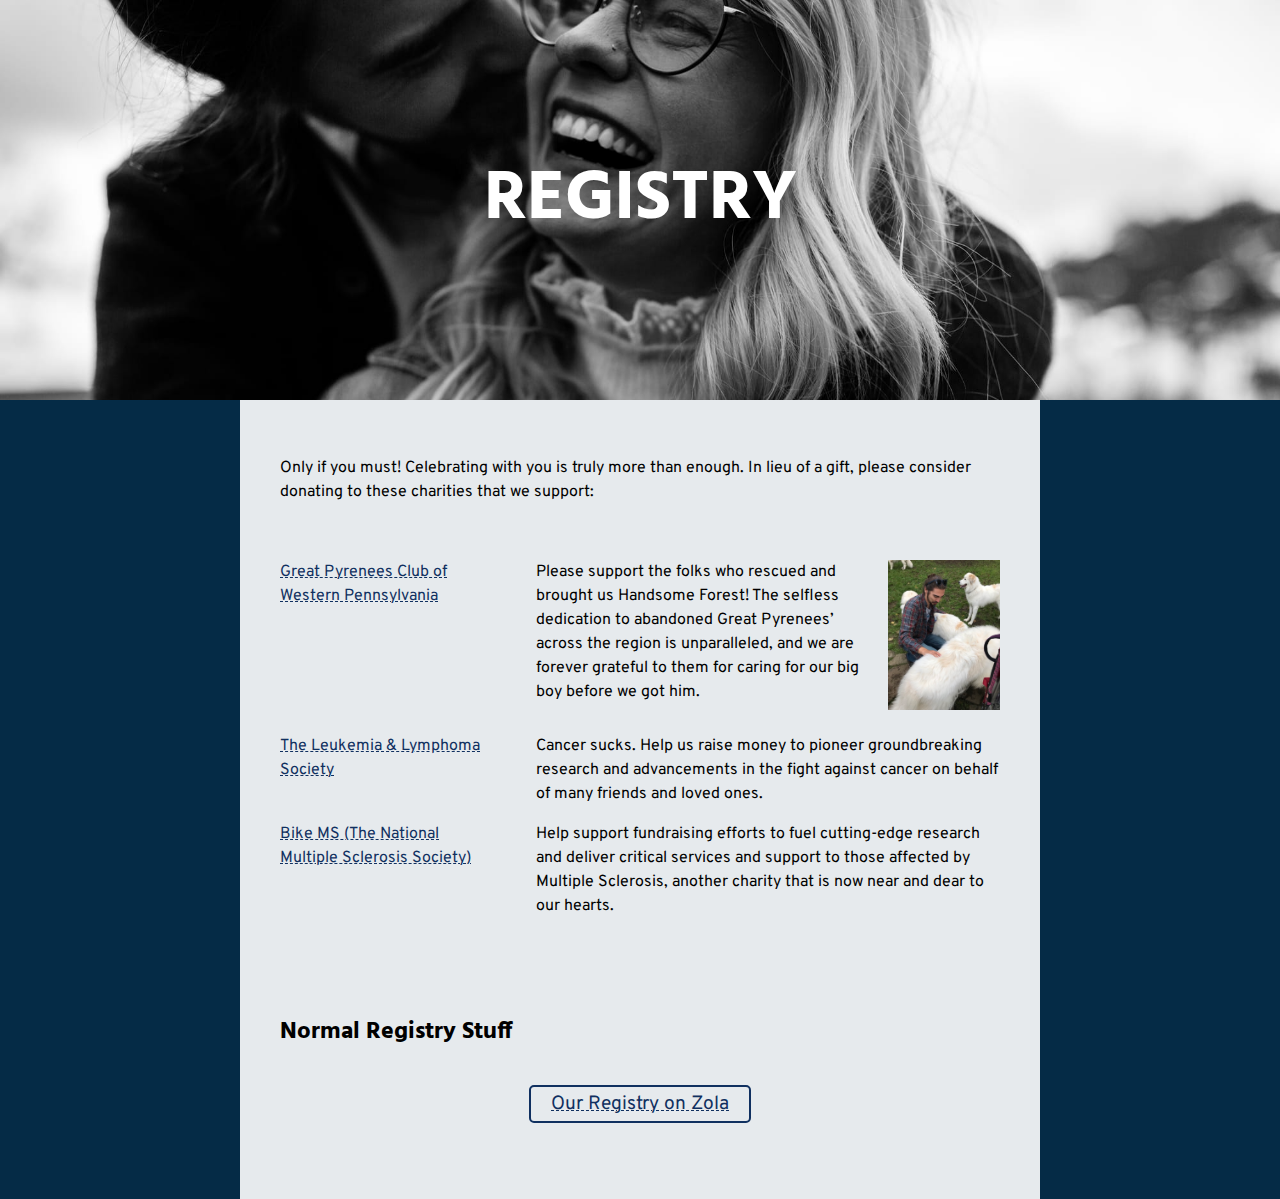
<file: registry.html>
<!DOCTYPE html>
<html>
<head>
    <meta charset="utf-8">
    <meta name="viewport" content="width=device-width">
    <title>Amanda &amp; Daniel — Registry</title>
    <link rel="stylesheet" type="text/css" href="style.css">
    <script async defer data-domain="ablondandabun.com" src="https://plausible.io/js/plausible.js"></script>
    <style type="text/css">
        .hidden {
            opacity: 0;
        }
        .hidden:hover {
            opacity: 1;
            transition: opacity 10s;
        }
    </style>
</head>
<body>
    <h1>Registry</h1>
    <main>
        <section>
            <p>
                Only if you must! Celebrating with you is truly more than enough. In lieu of a gift, please consider donating to these charities that we support:
            </p>
            <dl class="wide">
                <dt class="hidden"><a href="https://www.plannedparenthood.org" target="_blank">Planned Parenthood</a></dt>

                <dt><a href="http://www.swpapyr.org/donate.html" target="_blank">Great Pyrenees Club of Western Pennsylvania</a></dt>
                <dd>
                    <a href="/img/pyrnic.jpg" style="float: right; margin-left: 1rem;"><img src="/img/pyrnic-thumb.jpg" height="150"></a>
                    Please support the folks who rescued and brought us Handsome Forest! The selfless dedication to abandoned Great Pyrenees’ across the region is unparalleled, and we are forever grateful to them for caring for our big boy before we got him.
                </dd>

                <dt><a href="https://donate.lls.org/lls/donate" target="_blank">The Leukemia & Lymphoma Society</a></dt>
                <dd>Cancer sucks. Help us raise money to pioneer groundbreaking research and advancements in the fight against cancer on behalf of many friends and loved ones.</dd>

                <dt><a href="https://mssociety.donordrive.com/index.cfm?fuseaction=donate.event&eventID=578" target="_blank">Bike MS (The National Multiple Sclerosis Society)</a></dt>
                <dd>Help support fundraising efforts to fuel cutting-edge research and deliver critical services and support to those affected by Multiple Sclerosis, another charity that is now near and dear to our hearts.</dd>
            </dl>
        </section>

        <!--section>
            <h2>Unusual Registry Stuff</h2>
            <p>
                These are not your typical registry things but we really like it. Hit the checkbox if you get one of these for us to avoid doubling up.
            </p>
            <ol>
                <li><a href="samskelton.com">blah</a> <label><input type="checkbox" name=""> got it</label></li>
                <li>...</li>
            </ol>
        </section-->

        <section id="normal-registry">
            <h2>Normal Registry Stuff</h2>
            <div class="zola-link">
                <a href="https://www.zola.com/registry/ablondandabun" target="_blank">
                    Our Registry on Zola
                </a>
            </div>
        </section>
    </section>
</body>
</html>
</file>
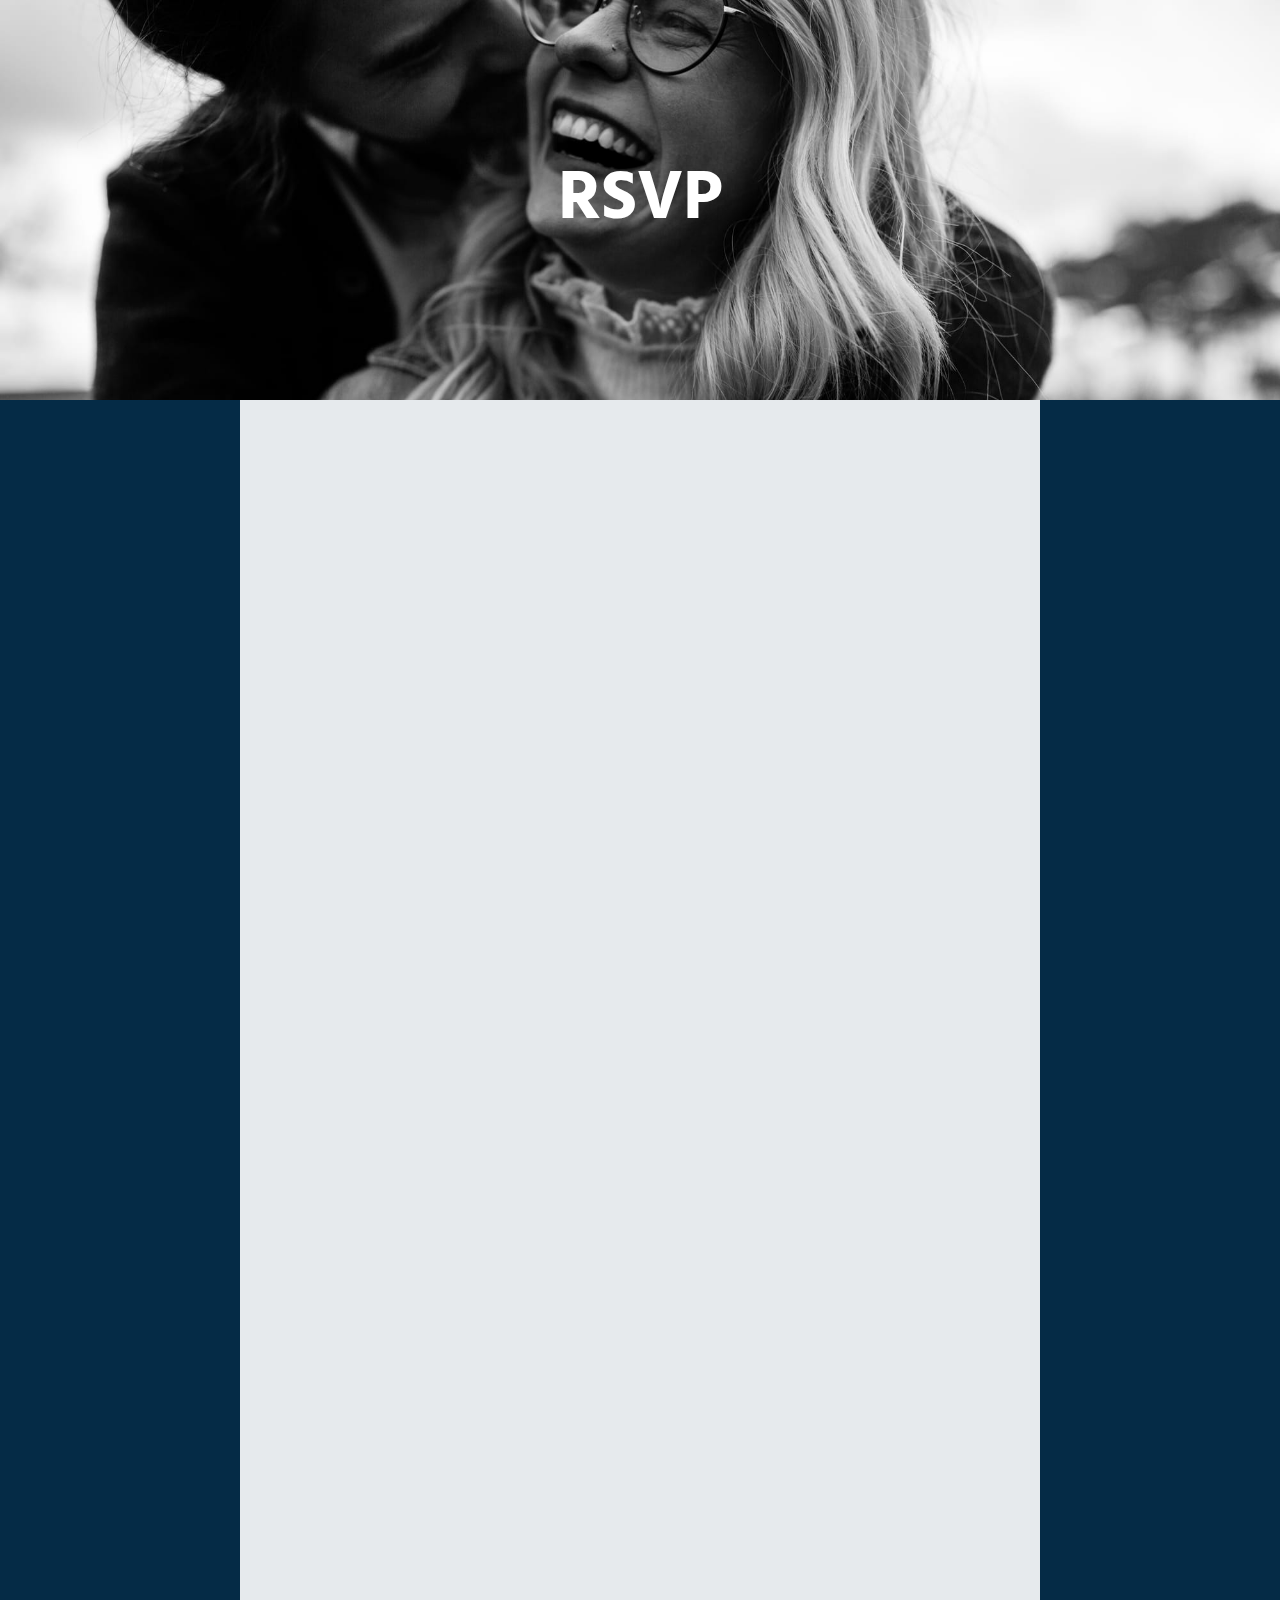
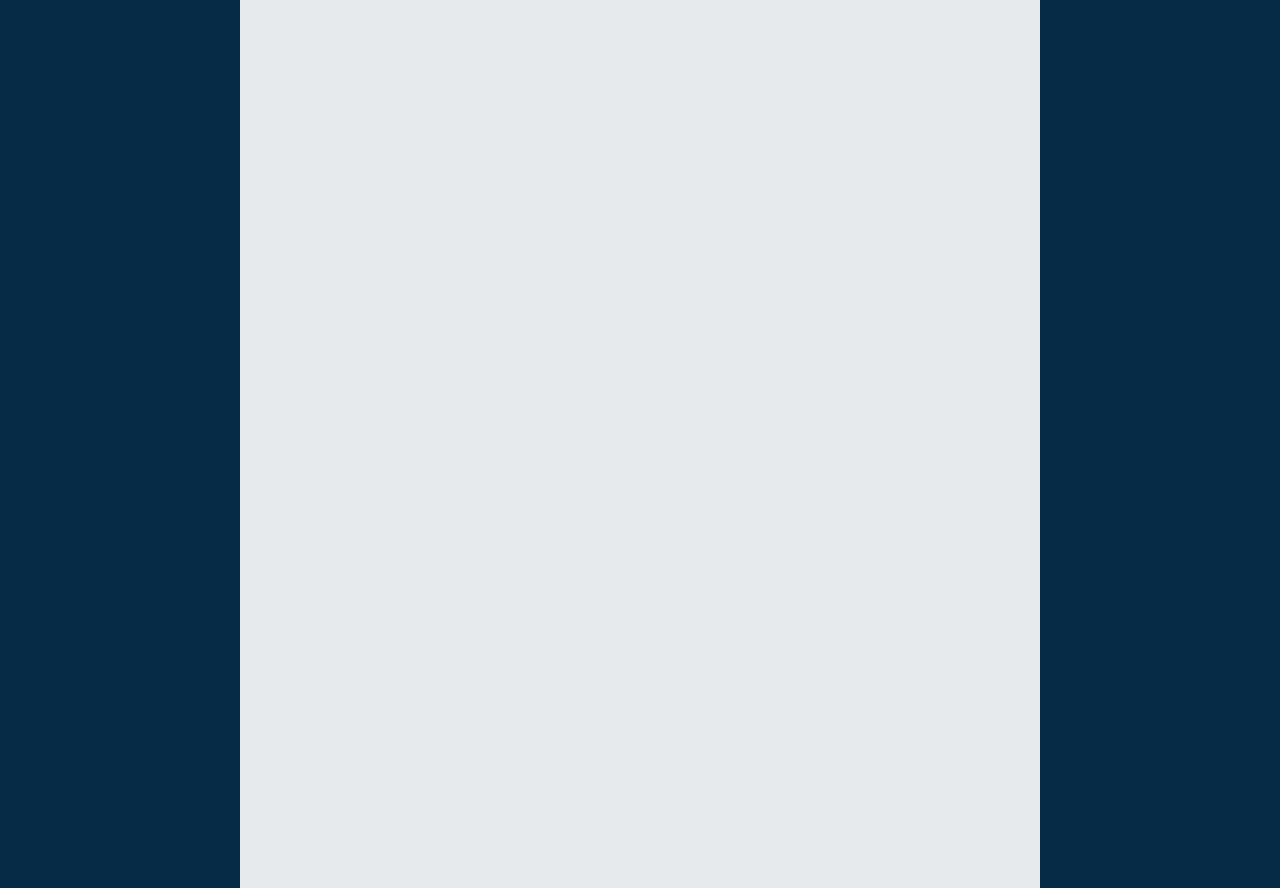
<file: rsvp.html>
<!DOCTYPE html>
<html>
<head>
    <meta charset="utf-8">
    <meta name="viewport" content="width=device-width">
    <title>Amanda &amp; Daniel — RSVP</title>
    <link rel="stylesheet" type="text/css" href="style.css">
    <script async defer data-domain="ablondandabun.com" src="https://plausible.io/js/plausible.js"></script>
</head>
<body>
    <h1>RSVP</h1>
    <main>
        <section id="rsvp">
            <iframe src="https://docs.google.com/forms/d/e/1FAIpQLSdxbaS6uIj0vw1sLF6hgNvbntSdu7ZlaYnRWv9AO3VRg6JfYA/viewform?embedded=true" frameborder="0" marginheight="0" marginwidth="0">Loading…</iframe>
        </section>
    </main>
</body>
</html>
</file>
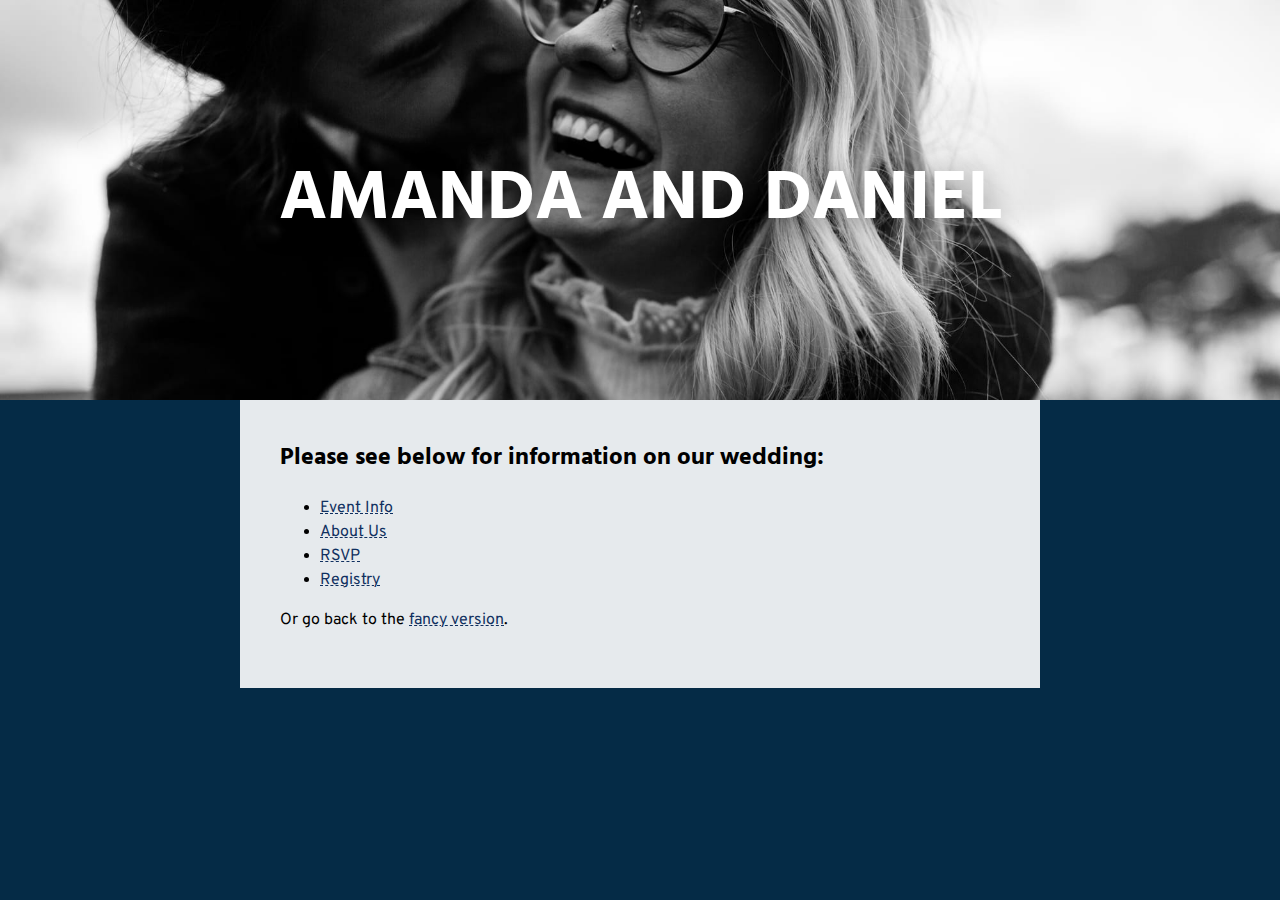
<file: simple.html>
<!DOCTYPE html>
<html>
<head>
    <meta charset="utf-8">
    <meta name="viewport" content="width=device-width">
    <title>Amanda &amp; Daniel</title>
    <meta name="description" content="Wedding information for Amanda Downey and Daniel Dickison, August 12, 2022.">
    <link rel="stylesheet" type="text/css" href="style.css">
    <script async defer data-domain="ablondandabun.com" src="https://plausible.io/js/plausible.js"></script>
</head>
<body>
    <h1>Amanda and Daniel</h1>
    <main id="old-school">
        <section>
            <h2>Please see below for information on our wedding:</h2>
            <ul>
                <li><a href="/info.html">Event Info</a></li>
                <li><a href="/about.html">About Us</a></li>
                <li><a href="/rsvp.html">RSVP</a></li>
                <li><a href="/registry.html">Registry</a></li>
            </ul>
            <p>
                Or go back to the <a href="/">fancy version</a>.
            </p>
        </section>
    </div>
</body>
</html>
</file>
<file: style.css>
@import url('https://fonts.googleapis.com/css2?family=Hind:wght@300;400;500;600;700&family=Maven+Pro:wght@400;500;600;700;800;900&family=News+Cycle:wght@400;700&family=Overpass:ital,wght@0,200;0,400;0,600;0,800;0,900;1,200;1,400;1,600;1,800;1,900&display=swap');

:root {
    --title-font: 'Hind';
    --body-font: 'Overpass';
    --navy: rgba(5, 43, 70, 1);
}

body {
    font-family: var(--body-font), sans-serif;
    line-height: 1.5;
    margin: 0;
    background: var(--navy);
}

h1, h2, h3, h4 {
    font-family: var(--title-font), sans-serif;
    font-weight: black;
}
.tight {
    margin: 0;
}

a {
    color: #103060;
    text-decoration: underline;
    text-decoration-style: dashed;
    text-decoration-thickness: 0.5px;
}
a:hover {
    text-decoration-style: solid;
    text-decoration-thickness: 1px;
}

h1 {
    background: url(/img/hero.jpg) #333;
    background-size: cover;
    height: 400px;
    line-height: 400px;
    font-size: 70px;
    text-align: center;
    text-transform: uppercase;
    color: white;
    margin: 0;
    white-space: nowrap;
    overflow: hidden;
    text-overflow: ellipsis;
    text-shadow: 0 5px 30px rgba(0,0,0,0.5);
}

main {
    max-width: 800px;
    margin: 0 auto;
    background: rgba(255, 255, 255, 0.9);
}

main > section {
    padding: 40px;
}

h2 {
    margin: 0 0 20px 0;
}

dl {
    display: grid;
    grid-template-columns: 10% 1fr;
    grid-row-gap: 1em;

}
dl.wide {
    grid-template-columns: 30% 1fr;
}
dl > dt {
    grid-column: 1;
}
dl > dd {
    grid-column: 2;
}
dl.faq {
    display: block;
}
dl.faq > dt {
    font-weight: bold;
    margin: 0 0 0.5em 0;
}
dl.faq > dd {
    margin: 0 0 2em 0;
}

section.gallery {
    padding: 0;
    background: var(--navy);
    color: #bbb;
}
section.gallery a {
    color: #8be;
}

section.gallery > .gallery {
    display: flex;
    flex-flow: row wrap;
    align-items: center;
    justify-content: center;
}
.gallery > a {
    line-height: 0;
    transition: transform 80ms ease-out;
    margin: -20px;
}
.gallery > a:hover {
    transform: scale(1.1);
    z-index: 1;
}

#map {
    width: 100%;
    height:  400px;
    border: 1px solid rgba(0, 0, 0, 0.25);
}
#map .map-callout {
    
}
#map .map-callout h4 {
    margin: 5px 0;
}

#rsvp > iframe {
    width:  100%;
    height:  2000px;
}

#normal-registry .zola-link {
    text-align: center;
    margin: 40px 0;
}
#normal-registry .zola-link > a {
    font-size: larger;
    border: solid 2px #103060;
    border-radius: 5px;
    padding: 5px 20px;
}

.two-columns {
    display: grid;
    grid-template-columns: 1fr 1fr;
    column-gap: 1ex;
    grid-auto-flow: column;
}
.two-columns > .left {
    grid-column: 1;
}
.two-columns > .right {
    grid-column: 2;
}


/*********** phone ***********/

@media screen and (max-width: 600px) {
    h1 {
        height:  100px;
        line-height: 100px;
        font-size: 30px;
    }

    main > section {
        padding: 30px 10px;
    }

    #map {
        height:  300px;
    }

    .two-columns {
        grid-template-columns: 1fr;
    }
    .two-columns > .right {
        grid-column: 1;
    }
}
</file>
